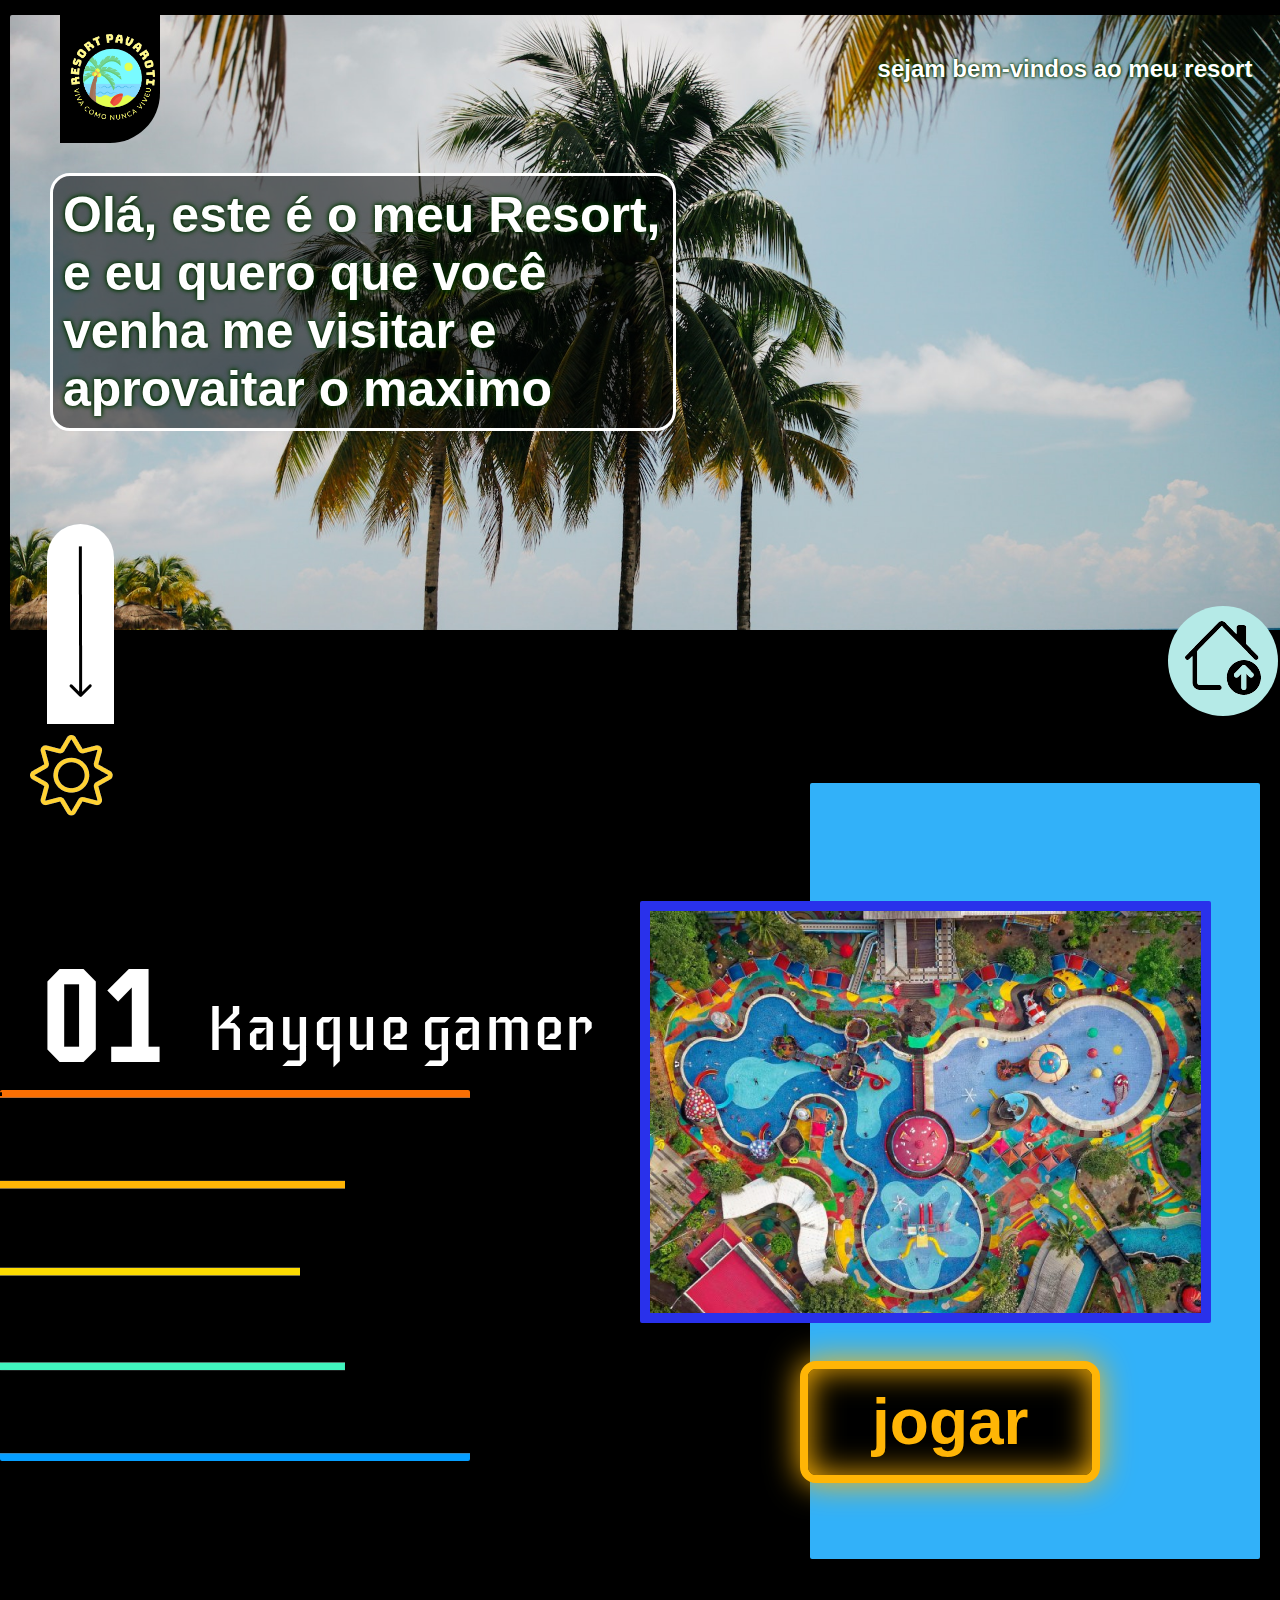
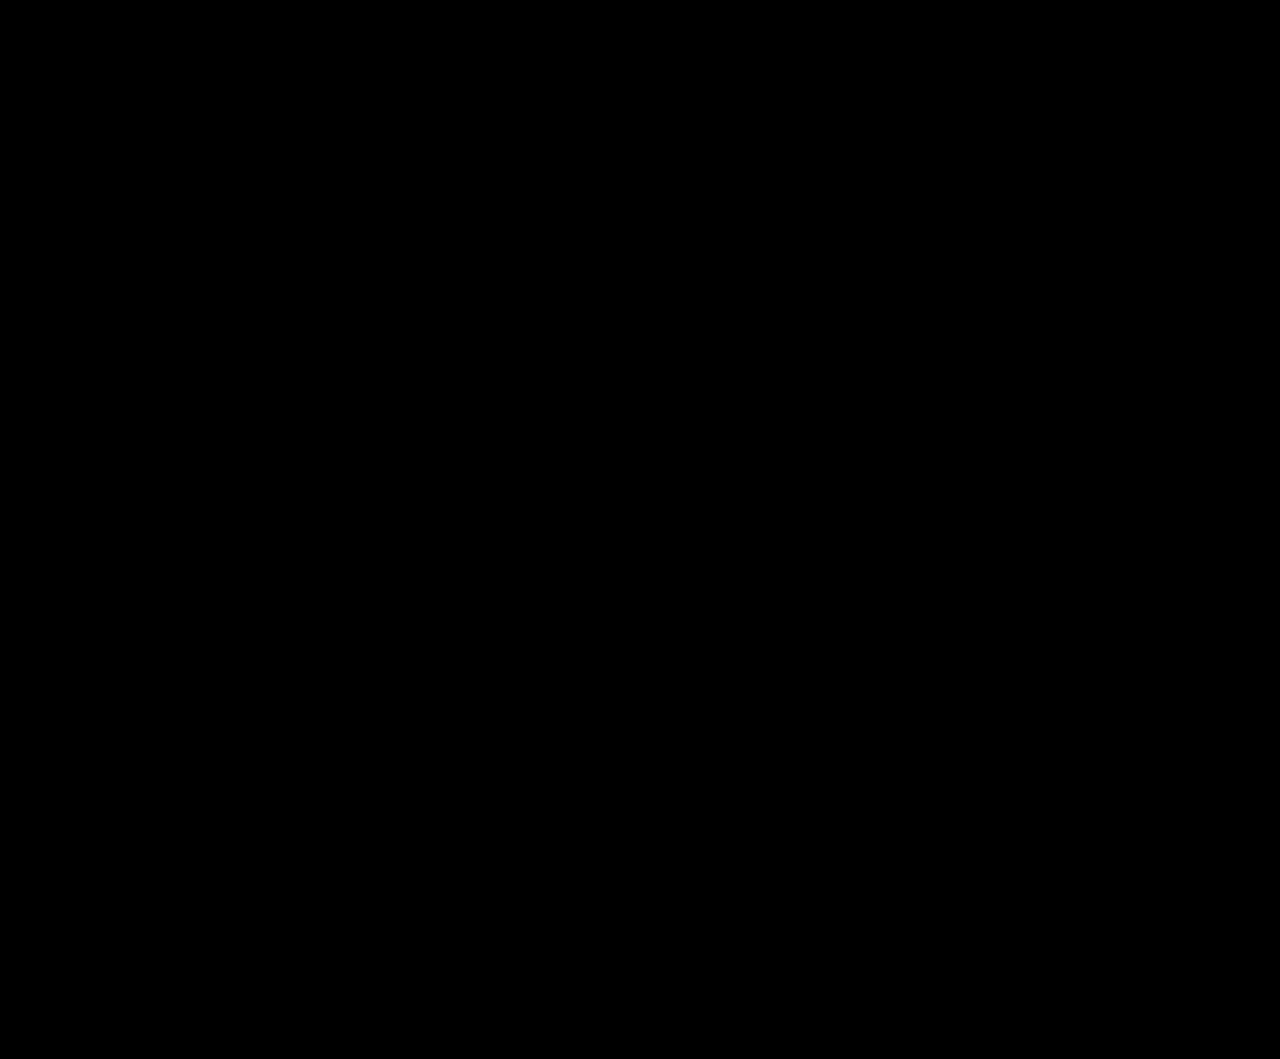
<file: _main2/index.html>
<!DOCTYPE html>
<html lang="pt-br">

<head>
    <meta charset="UTF-8">
    <meta name="viewport" content="width=device-width, initial-scale=1.0">
    <title>Trabalho que junta todos os outros trabalhos</title>
    <link rel="stylesheet" href="style.css">
    <!-- google fonts -->
    <link rel="preconnect" href="https://fonts.googleapis.com">
    <link rel="preconnect" href="https://fonts.gstatic.com" crossorigin>
    <link href="https://fonts.googleapis.com/css2?family=Iceberg&display=swap" rel="stylesheet">
</head>

<body>
    <section>
        <div class="main">

            <header>

                <div class="folder_logo">
                    <div class="logo">
                        <img src="img/logo.png" alt="">
                    </div>
                </div>
                <div class="h2">
                    <h2>sejam bem-vindos ao meu resort</h2>
                </div>
            </header>
            
                <div class="texto">
                    <h1>Olá, este é o meu Resort, e eu quero que você venha me visitar e aprovaitar o maximo</h1>
                </div>
                <div class="final">
                    <div class="seta">
                        <img src="./img/Arrow 1.png" alt="">
                    </div>
                    <div class="redes">
                        <img class="casinha" src="./img/casinha.png" alt="">
                    </div>
                </div>  
        </div>
    </section>
    <section class="parte2">

        <div class="icon">
            <img src="./img/sol.png" alt="">
        </div>
        <div class="container">
            <div id="fundo1">
                <div class="nomes">
                    <h1>01</h2> <p>Kayque gamer</p>
                </div>
            </div>
            
            <div class="tracos">
                <img src="./img/tracos.png" alt="">
            </div>
            <div id="fundo2">
                <a class="neon" href="#">jogar</a>
            </div>
            <div id="fundo3">
                
            </div>
            <div class="link">
                
            </div>    
        </div>
    </section>
</body>

</html>
</file>
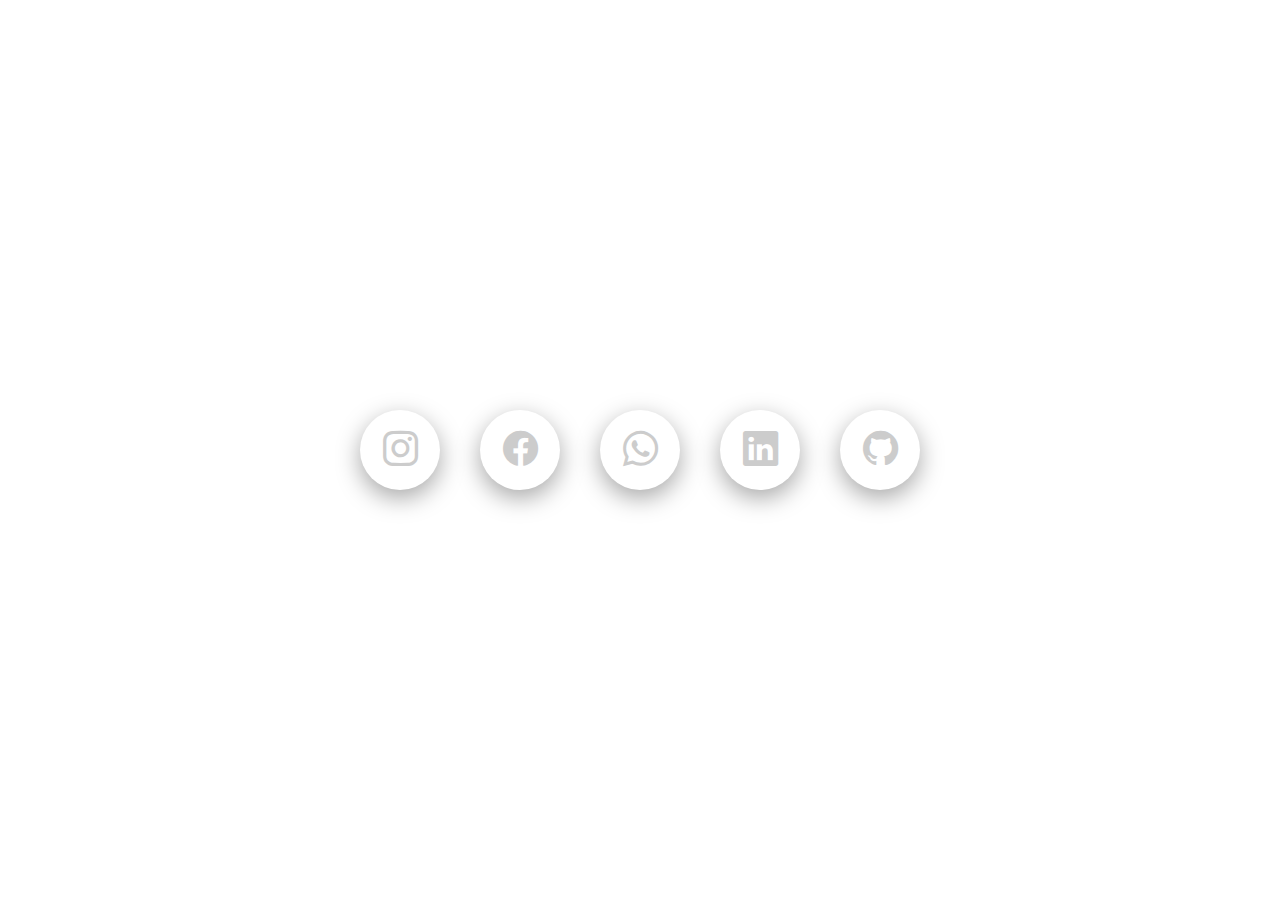
<file: links-animados/index.html>
<!DOCTYPE html>
<html lang="pt-br">
    <head>
        <meta charset="UTF-8">
        <meta name="viewport" content="width=device-width, initial-scale=1.0">
        <title>floresta</title>
        <link rel="stylesheet" href="style.css">

        <link rel="stylesheet" href="https://cdn.jsdelivr.net/npm/bootstrap-icons@1.11.3/font/bootstrap-icons.min.css">


    </head>
    <body>

        <div class="centro">
            <ul>
                <!-- 1 -->
                <a href="">
                    <li style="--cor1: #FB3997; --cor2:#FECF12;">
                        <span class="icon"><i class="bi bi-instagram"></i></span>
                        <span class="text">Intragram</span>
                    </li>
                </a>

                 <!-- 2 -->
                <a href="">
                    <li style="--cor1: #09C5FF; --cor2:#0986FF;">
                        <span class="icon"><i class="bi bi-facebook"></i></span>
                        <span class="text">Facebook</span>
                    </li>
                </a>

                 <!-- 3 -->
                <a href="">
                    <li style="--cor1: #43FE84; --cor2:#2DBC5D;">
                        <span class="icon"><i class="bi bi-whatsapp"></i></span>
                        <span class="text">WhatsApp</span>
                    </li>
                </a>

                 <!-- 4 -->
                <a href="">
                    <li style="--cor1: #086BA4; --cor2:#003350;">
                        <span class="icon"><i class="bi bi-linkedin"></i></span>
                        <span class="text">Linkedin</span>
                    </li>
                </a>

                 <!-- 5 -->
                <a href="">
                    <li style="--cor1: #000000; --cor2:#473d3d;">
                        <span class="icon"><i class="bi bi-github"></i></span>
                        <span class="text">GitHub</span>
                    </li>
                </a>
            </ul>
        </div>
    </body>
</html>
</file>
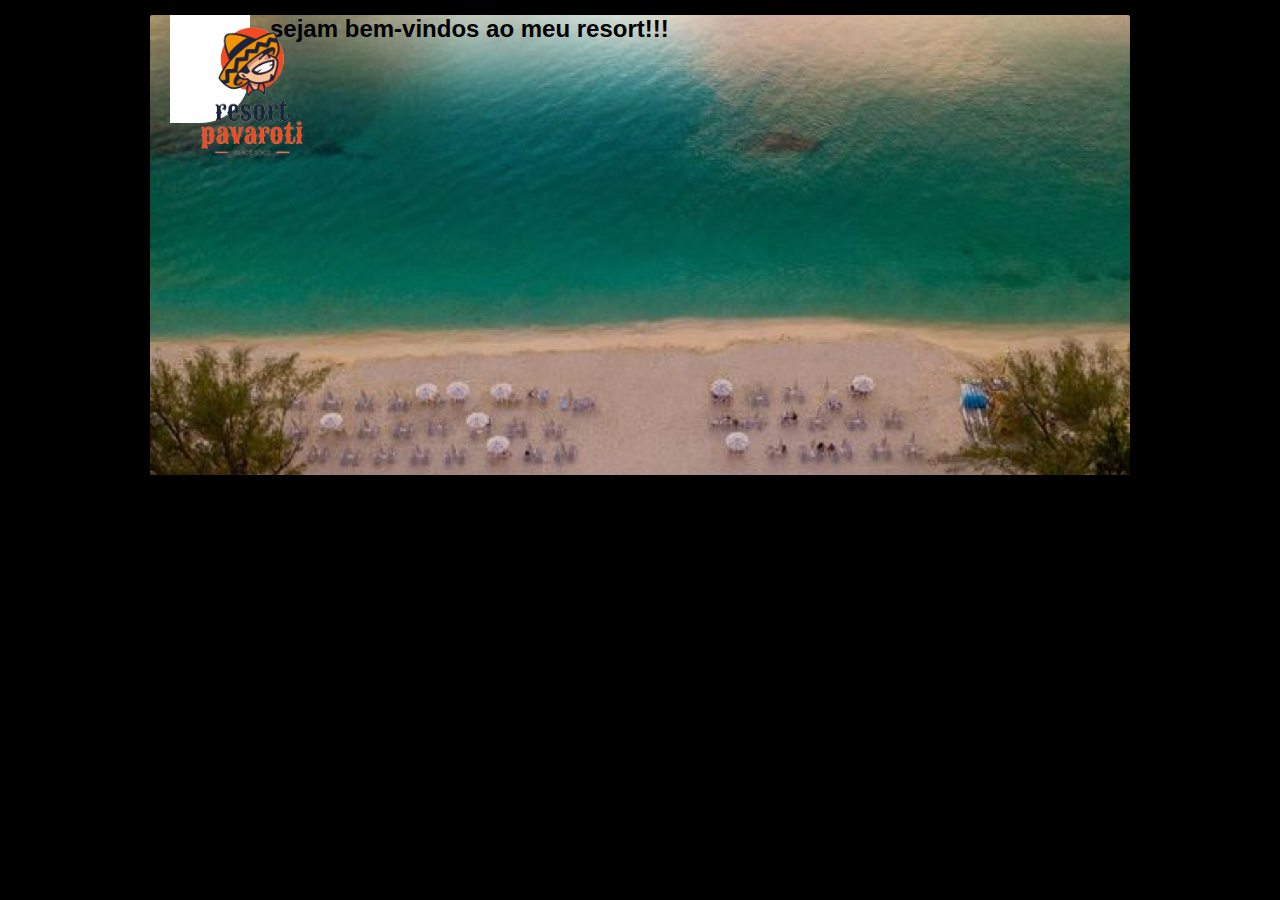
<file: main/index.html>
<!DOCTYPE html>
<html lang="pt-br">
<head>
    <meta charset="UTF-8">
    <meta name="viewport" content="width=device-width, initial-scale=1.0">
    <title>Trabalho que junta todos os outris trabalhos</title>
    <link rel="stylesheet" href="style.css">
</head>
<body>
    
    <div class="main">

        <header>

            <div class="folder_logo">
                <div class="log">
                    <img src="img/logo.svg" alt="">
                </div>
            </div>

            <h2>sejam bem-vindos ao meu resort!!!</h2>

        </header>
    </div>
    
    
    
    <!-- <div class="cabecalho">

       
        <div class="logo">
            <img  src="./img/logo.png" alt="">
        </div>
        <div class="bg">
            <img  src="./img/background.png" alt="">
        </div>
        <div class="menu">
            <p>
                sejam bem-vindos ao meu resort!!!
            </p>
        </div>
        
    </div> -->
    
    
    
</body>
</html>
</file>
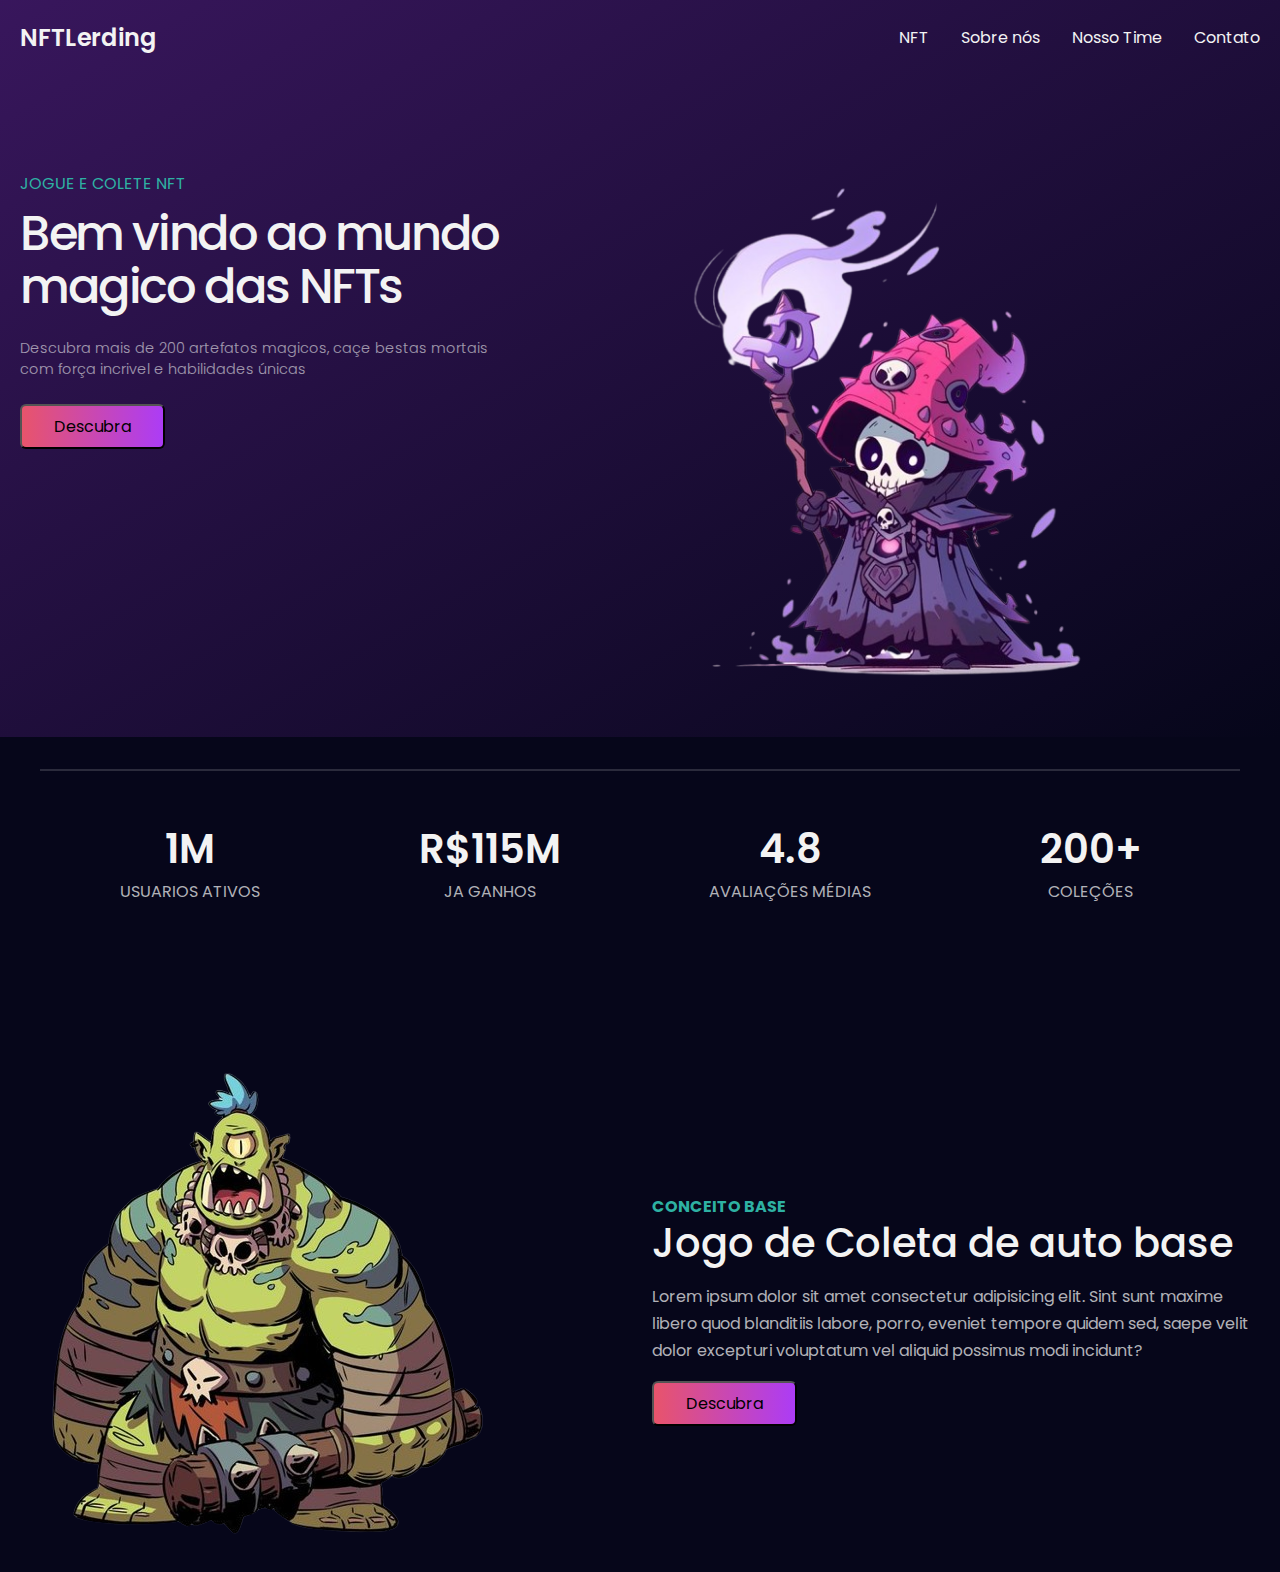
<file: portifolio2/index.html>
<!DOCTYPE html>
<html lang="pt-br">
<head>
    <meta charset="UTF-8">
    <meta name="viewport" content="width=device-width, initial-scale=1.0">
    <title>NFT</title>
    <link rel="stylesheet" href="./slytes/style.css">
    <link rel="stylesheet" href="./slytes/components/header.css">
    <link rel="stylesheet" href="./slytes/components/hero.css">
    <link rel="stylesheet" href="./slytes/components/info.css">

    <!-- font poppins -->
    <link rel="preconnect" href="https://fonts.googleapis.com">
    <link rel="preconnect" href="https://fonts.gstatic.com" crossorigin>
    <link href="https://fonts.googleapis.com/css2?family=Poppins:ital,wght@0,100;0,200;0,300;0,400;0,500;0,600;0,700;0,800;0,900;1,100;1,200;1,300;1,400;1,500;1,600;1,700;1,800;1,900&display=swap" rel="stylesheet">
</head>
<body>
    <div class="bg">
        <header class="header">
            <span class="header__Logo">NFTLerding</span>
            <nav class="header__nav">
                <ul class="nav__ul">
                    <li class="nav__li"><a class="nav__a">NFT</a></li>
                    <li class="nav__li"><a class="nav__a">Sobre nós</a></li>
                    <li class="nav__li"><a class="nav__a">Nosso Time</a></li>
                    <li class="nav__li"><a class="nav__a">Contato</a></li>
                </ul>
            </nav>
            <button class="header__icon-btn">
                <svg xmlns="http://www.w3.org/2000/svg" fill="none" viewBox="0 0 24 24" stroke-width="1.5" stroke="currentColor" class="header__icon">
                    <path stroke-linecap="round" stroke-linejoin="round" d="M3.75 6.75h16.5M3.75 12h16.5m-16.5 5.25h16.5" />
                  </svg>
                  
            </button>
            
        </header>
        <section class="hero">
             <div class="hero__left">
                <span class="hero__up-text">Jogue e colete NFT</span>

                <h1 class="hero__title">Bem vindo ao mundo magico das NFTs</h1>

                <h2 class="hero__description">Descubra mais de 200 artefatos magicos, caçe bestas mortais com força incrivel e habilidades únicas</h2>
                <button class="hero__btn">Descubra</button>
             </div>
             <div class="hero__right">
                    <img class="hero__img" src="./img/nft__logo.png" alt="logo">
             </div>
        </section>
    </div>
    <section class="info">
        <div class="line"></div>
        <div class="itens-wrapper">
            <div class="item">
                <div class="item__tittle">1M</div>
                <div class="item__description">Usuarios ativos</div>
            </div>
            <div class="item">
                <div class="item__tittle">R$115M</div>
                <div class="item__description">Ja Ganhos</div>
            </div>
            <div class="item">
                <div class="item__tittle">4.8</div>
                <div class="item__description">Avaliações médias</div>
            </div>
            <div class="item">
                <div class="item__tittle">200+</div>
                <div class="item__description">Coleções</div>
            </div>
        </div>
    </section>
    <div class="info-wrapper">
        <div class="info__left">
            <img src="./img/ciclope.png" alt="imagem galera">
        </div>
        <div class="info__right">
            <span class="section__up-text">Conceito Base</span>

                <h1 class="section__title">Jogo de Coleta de auto base</h1>

                <h2 class="section__description">Lorem ipsum dolor sit amet consectetur adipisicing elit. Sint sunt maxime libero quod blanditiis labore, porro, eveniet tempore quidem sed, saepe velit dolor excepturi voluptatum vel aliquid possimus modi incidunt?</h2>
                <button class="section__btn">Descubra</button>
        </div>
    </div>
    
</body>
</html>
</file>
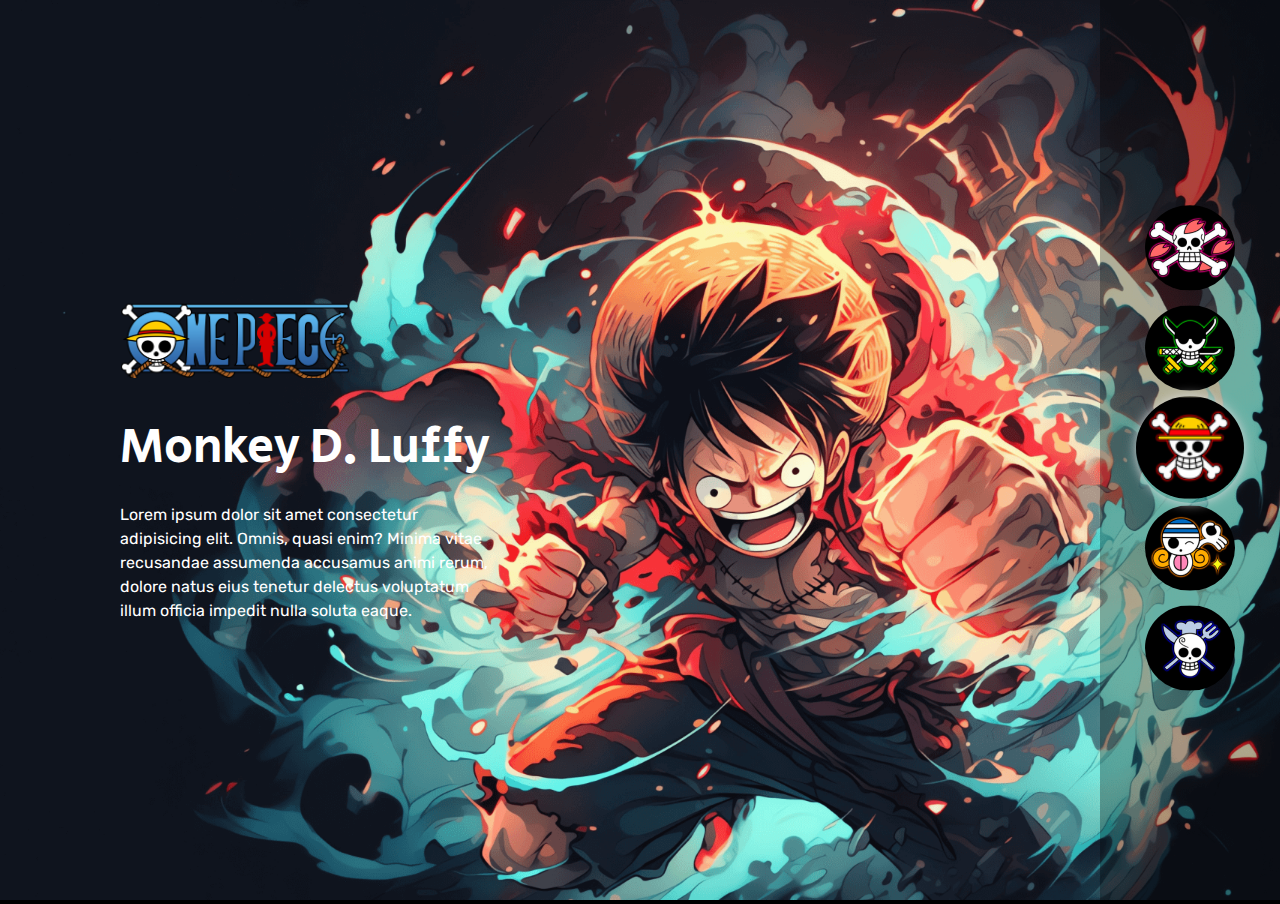
<file: site-one-piece/index.html>
<!DOCTYPE html>
<html lang="pt-BR">
    <head>
        <meta charset="UTF-8">
        <meta name="viewport" content="width=device-width, initial-scale=1.0">
        <title>One Piece</title>
        <link rel="preconnect" href="https://fonts.googleapis.com">
        <link rel="preconnect" href="https://fonts.gstatic.com" crossorigin>
        <link href="https://fonts.googleapis.com/css2?family=Rubik&family=Secular+One&display=swap" rel="stylesheet">
        <link rel="stylesheet" href="./src/css/reset.css">
        <link rel="stylesheet" href="./src/css/estilos.css">
        <link rel="stylesheet" href="./src/css/responsivo.css">
    </head>
    <body>
        <main class="personagens">
            <!-- chopper -->
            <div class="personagem">

                <img class="imagem" src="./src/img/personagem-tony-chopper.png" alt="Personagem tony-chopper">

                <div class="conteudo">
                    <i class="logo"></i>
                    <h2 class="nome-personagem">Tony Chopper</h2>
                    <p class="descricao">Lorem ipsum dolor sit amet consectetur adipisicing elit. Omnis, quasi enim? Minima vitae recusandae assumenda accusamus animi rerum, dolore natus eius tenetur delectus voluptatum illum officia impedit nulla soluta eaque.</p>
                </div>
            </div>

            <!-- zoro -->
            <div class="personagem">

                <img class="imagem" src="./src/img/personagem-roronoa-zoro.png" alt="Personagem roronoa-zoro">

                <div class="conteudo">
                    <i class="logo"></i>
                    <h2 class="nome-personagem">Roronoa Zoro</h2>
                    <p class="descricao">Lorem ipsum dolor sit amet consectetur adipisicing elit. Omnis, quasi enim? Minima vitae recusandae assumenda accusamus animi rerum, dolore natus eius tenetur delectus voluptatum illum officia impedit nulla soluta eaque.</p>
                </div>
            </div>

            <!-- luffy -->
            <div class="personagem selecionado">

                <img class="imagem" src="./src/img/personagem-monkey-d-luffy.png" alt="Personagem Monkey D. Luffy">

                <div class="conteudo">
                    <i class="logo"></i>
                    <h2 class="nome-personagem">Monkey D. Luffy</h2>
                    <p class="descricao">Lorem ipsum dolor sit amet consectetur adipisicing elit. Omnis, quasi enim? Minima vitae recusandae assumenda accusamus animi rerum, dolore natus eius tenetur delectus voluptatum illum officia impedit nulla soluta eaque.</p>
                </div>
            </div>

            <!-- nami -->
            <div class="personagem">

                <img class="imagem" src="./src/img/personagem-nami.png" alt="Personagem Nami">

                <div class="conteudo">
                    <i class="logo"></i>
                    <h2 class="nome-personagem">Nami</h2>
                    <p class="descricao">Lorem ipsum dolor sit amet consectetur adipisicing elit. Omnis, quasi enim? Minima vitae recusandae assumenda accusamus animi rerum, dolore natus eius tenetur delectus voluptatum illum officia impedit nulla soluta eaque.</p>
                </div>
            </div>

            <!-- sanji -->
            <div class="personagem">

                <img class="imagem" src="./src/img/personagem-sanji.png" alt="Personagem sanji">

                <div class="conteudo">
                    <i class="logo"></i>
                    <h2 class="nome-personagem">Sanji</h2>
                    <p class="descricao">Lorem ipsum dolor sit amet consectetur adipisicing elit. Omnis, quasi enim? Minima vitae recusandae assumenda accusamus animi rerum, dolore natus eius tenetur delectus voluptatum illum officia impedit nulla soluta eaque.</p>
                </div>
            </div>
        </main>
        <ul class="botoes">
            <!-- chopper -->
            <li>
                <button class="botao" id="chopper">
                    <img src="./src/img/tripulacao-chopper.png" alt="chopper">
                </button>
            </li>
            <!-- zoro -->
            <li>
                <button class="botao">
                    <img src="./src/img/tripulacao-zoro.png" alt="zoro">
                </button>
            </li>
            <!-- luffy -->
            <li>
                <button class="botao selecionado">
                    <img src="./src/img/tripulacao-luffy.png" alt="luffy">
                </button>
            </li>
            <!-- nami -->
            <li>
                <button class="botao">
                    <img src="./src/img/tripulacao-nami.png" alt="nami">
                </button>
            </li>
            <!-- sanji -->
            <li>
                <button class="botao">
                    <img src="./src/img/tripulacao-sanji.png" alt="sanji">
                </button>
            </li>
        </ul>
        <script src="./src/js/index.js"></script>
    </body>
</html>
</file>
<file: _main2/style.css>
*{
    margin: 0;
    padding: 0;
    font-family: Arial, sans-serif;
    border-radius: 2px;
}
body{
    background-color: #000;
}
header{
display: flex;
justify-content: space-around;
}
section{
    max-height: 100vh;
}
.main{
    background-image: url(img/background.jpg);
    background-size: cover;
    background-repeat: no-repeat;
    width: 1280px;
     height: 515px; 
    padding-bottom: 100px;
    margin: 15px 10px;
}
.folder_logo{
    background-color: #000;
    width: 100px;
    height: 128px;
    border-radius: 0 0 50px 0;
    z-index: 1;
    margin: 0 25px;
   
}
.h2{
    z-index: 4;
    color: #fff;
    text-align: center;
    margin-top: 40px;
    margin-left: 630px;
    width: 400px;
    text-shadow: 0.0.0.2em black ,0.0.0.2em green;
     /* efeito do houver */
     cursor: default;
     display: inline-block;
     position: relative;
}

.h2 ::before{
    content: "";
    background-color: #34524e;
    border-radius: 50px 0 50px 0;
    
    display: block;
    position: absolute;
    inset: 0;
    z-index: -1;
    transition: transform 300ms ease;
    transform-origin: right;
    transform: scaleX(0);
}
.h2 :hover::before{
    transform: scaleX(1);
}
.logo img{
    margin-top: 5px;
    width: 105px;
    height: 105px;
    z-index: 2;
}
.texto{
    font-size: 25px;
    margin-top: 30px;
    margin-left: 40px;
    width: 600px;
    padding: 10px;
    color: #fff;
    text-shadow: 0.0.0.2em black ,0.0.0.2em green;
    /* parte de animação */
    border: #ffffff solid 3px;
    border-radius: 20px;
    background-color: rgba(0, 0, 0, 0.5);
}

.final{
    display: flex;
    justify-content: space-around;
}
.redes{
   background-color: #B5EAE7;
   max-width: 200px;
   width: 110px;
   height: 110px;
   border-radius: 50%;
   margin-top: 175px;
   margin-right:-25px;
   /* margin-left: 1155px; */
   z-index: 5;
}
.casinha{
    margin-top: 15px;
    margin-left: 17px;
}
.seta{
    background-color: #fff;
    margin-top: 93px;
    margin-right: 980px;
    width: 67px;
    height: 200px;
    border-radius: 50px 50px 0 0;
    z-index: 6;
}
.seta img{
    margin-top: 22px;
    margin-left: 22px;
}
 /* Parte 2 */
.parte2{
    margin-top: 50px;
}
 .icon{
    margin-top: 20px;
    margin-left: 30px;
    width: 80px ;
    height:80px ;

 }
 .icon img{
    margin-top: 55px;
 }
 #fundo1, #fundo2, #fundo3{
    position: relative;

 }

 #fundo1{
    width: 300px;
    height: 300px;
    z-index: 9;
 }
 .nomes{
    display: flex;
  
 }
 .nomes h1{
    font-family: 'Iceberg', cursive;
    color: #fff;
    font-size: 128px;
    margin: 150px 40px;
 }
 .nomes p{
    font-family: 'Iceberg', cursive;
    color: #fff;
    font-size: 64px;
    margin-top: 200px;
 }
 .tracos{
    top: -300px;
    width: 430px;
    height: 371px;
    z-index: 10;
 }
 #fundo1{
    margin-top: 30px;
    width: 700px;
    z-index: 15;
 }
 #fundo2{
    background-image: url(./img/jogo.png);
    left: 640px;
    top: -560px;
    width:551px ;
    height: 402px;
    border: #2931EB solid 10px;
    z-index: 8;
 }
 #fundo3{
    background-color:#32B1F9;
    left: 810px;
    top: -1100px;
    width: 450px;
    height: 776px;
    z-index: 7;
 }

 /* link  */


 .neon{
    font-size: 64px;
    font-weight: 700;
    margin-top: 450px;
    margin-left:150px;
    background-color: #000;
    text-decoration: none;
    display: inline-block;
    color: #FFB506;
    padding: 16px 64px;
    border: #FFB506 8px solid;
    border-radius: 16px;

    /* sombra */
    box-shadow: inset 0 0 32px 0 #FFB506, 0 0 32px 0 #FFB506;
    text-shadow: 0 0 8px hsl(0, 0%, 100% / 0.3), 0 0 32px;
    position: relative;
    z-index: 16;
 }
 /* reflexo do botão */
 .neon ::before {
    content: "";
    position:absolute ;
    top: 120%;
    left: 0;
    background-color: #FFB506;

    width: 100%;
    height: 100%;
    transform: perspective(64px) rolateX(40deg)scale(1,0.35);
    filter: blur(64px);
    opacity: 0.7;
    pointer-events: none;
 }
 .neon::after{
    content: "";
    position: absolute;
    top: 0;
    bottom: 0;
    left: 0;
    right: 0;
    box-shadow: 0 0 128px 32px #FFB506;
    opacity: 0;
    background-color: #FFB506;
    z-index: -1;
    transition: opacity 100ms linear;
 }
 .neon:hover::before,
 .neon:hover::after{
    opacity: 1;
 }
 .neon:hover{
    color: #000000;
    text-shadow: none;
 }

/* cor rosa #f1b */
/* cor azul  #2931EB*/
/* cor amarelo ou laranja #FFB506 */
</file>
<file: links-animados/style.css>
*{
    margin: 0px;
    padding: 0px;
    box-sizing: border-box;
    font-family: Arial, Helvetica, sans-serif;
}
body{
    height: 100vh;
    display: flex;
    align-items: center;
    justify-content: center;
}
ul{
    list-style-type: none;
    display: flex;
    position: relative;
    gap: 40px;
}
ul li{
    width: 80px;
    height: 80px;
    background-color: #fff;
    box-shadow: 0 8px 25px #00000059;
    border-radius: 60px;
    display: flex;
    align-items: center;
    justify-content: center;
    position: relative;
    transition: .2s;
}
ul li:hover{
    width: 210px;
}
ul li span{
   position: absolute;
}
.icon{
    color:#ccc;
    font-size: 2.2em;
    transform: .2s;
    transition-delay: .1s;
}
.text{
    color: #fff;
    font-size: 20px;
    transform: scale(0);
    transition: .2s;
    
}
ul li:hover .text{
    transform: scale(1);
}
ul li:hover .icon{
    transform: scale(0);
}

ul li::before{
    content: '';
    position: absolute;
    background-image: linear-gradient(45deg, var(--cor1), var(--cor2));
    inset: 0;
    opacity: 0;
    border-radius: 60px;
}
ul li:hover::before{
    opacity: 1;
}
</file>
<file: main/style.css>
*{
    margin: 0;
    padding: 0;
    font-family: Arial, sans-serif;
    border-radius: 2px;
}
body{
    background-color: #000;
}

header{

    display: flex;
}

.main{

    background-image: url(img/background.png);
    background-size: cover;
    background-repeat: no-repeat;

    width: 980px;
    height: 460px;

    margin: 15px auto;
}

.folder_logo{

    background-color: #fff;
    width: 80px;
    height: 108px;

    border-radius: 0 0 50px 0;

    z-index: 1;

    margin: 0 20px;
}

.logo img{
    
    width: 10px;
    height: 10px;

    z-index: 2;
}
/* .logo{
    position: absolute;
    z-index: 2;
    margin-left: 30px;
}
.logo img{
    width: 140px;
    margin-left: 30px;
}
.bg{
    position: relative;
}
.bg img{
    max-width: 97.8%;
    margin: 10px;
    padding-top: 7px;
}

.menu p{
    top: 500px;
    color: wheat;
    float: right;
    
} */
</file>
<file: portifolio2/slytes/style.css>
*,*::before,*::after {
    box-sizing: border-box;
}

* {
    margin: 0;
    padding: 0;
    font: inherit;
}

body{
    min-height: 100vh;
    background-color: #06061a;
    color: #f3f3f3;
    font-family: "Poppins", sans-serif;
}

img{
    max-width: 100%;
}
</file>
<file: portifolio2/slytes/components/header.css>
.header{
    display: flex;
    justify-content: space-between;
    align-items: center;
    padding-inline: 1.25rem ;
    padding-block: 1.25rem;
    max-width: 1300px;
    margin-inline: auto;
}
.header__Logo{
    font-size: 1.5rem;
    font-weight: 600;
}
.nav__ul{
    list-style: none;
    display: flex;
    gap: 2rem;
}
.nav__a{
    color: inherit;
    text-decoration: none;
}

.header__icon-btn{
    display: none;
    background-color: transparent !important;
    border: none;
    color: #f3f3f3;
    cursor: pointer;
}

.header__icon{
    width: 1.75rem;
    height: 1.75rem;
    
}

@media  (width < 768px ) {
    .header__nav{
        display: none;
    }
    .header__icon-btn{
        display: block;
    }
}
</file>
<file: portifolio2/slytes/components/hero.css>
.bg {
    background: linear-gradient(150deg, rgba(172, 60, 246,0.3), #06061a);
}

.hero{
    display: flex;
    padding-inline: 1.25rem;
    padding-top: 6rem;
    max-width: 1280px;
    margin-inline: auto;
    gap: 5rem;
}

.hero__left{
    flex: 1;
}

.hero__right{
    flex: 1;
    align-items: center;
}

.hero__up-text{
    color: #2eb1a3;
    text-transform: uppercase;
    font-family: 600;
}

.hero__title{
    font-size: 3rem;
    line-height: 1.1;
    font-weight: 500;
    letter-spacing: -0.05em;
    margin-top: 0.75rem;
}

.hero__description{
    font-size: 0.9rem;
    opacity: 0.6;
    font-weight: 300;
    line-height: calc(len + 0.5em);
    margin-block: 1.5rem;
    max-width: 55ch;
}

.hero__btn{
    background: linear-gradient(to right, #e8546b, #ac3cf6);
    padding: 0.5em 2em;
    border-radius: 6px;
}

/* hero right */

.hero__img {
    /* transform: rotate(15deg); */
    max-width: 420px;
}

@media  (width < 1024px ) {
   .hero{
    flex-direction: column;
    align-items: center;
    gap: 2rem;
   }
   .hero__title{
    max-width: 20ch;
   }
   .hero__img{
    width: 100%;
    max-width: 350px;
    margin-inline: auto !important;
   }
}
@media  (width < 475px ){
    .hero__title{
        font-size: 2.5rem;
    }
}
</file>
<file: portifolio2/slytes/components/info.css>
.info{
    padding-top: 2rem;
    max-width: 1200px;
    margin-inline: auto;
}

.line{
    width: 100%;
    height: 2px;
    background-color: rgba(255, 255, 255, 0.15);
}

.itens-wrapper{
    margin-top: 3rem;
    display: flex;
    flex-wrap: wrap;
}

.item{
    flex :1;
    margin-inline: 1.25rem;
    min-width: 150px;
    margin-bottom: 9rem;
}

.item__tittle{
    font-size: 2.5rem;
    font-weight: 600;
    text-align: center;

}

.item__description{
    color: rgba(255, 255, 255,0.7);
    text-transform: uppercase;
    text-align: center;
}

/* info wrapper */

.info-wrapper{
    display: flex;
    align-items: center;
    padding-inline: 1.25rem;
    gap: 1.5rem;
}
.info__left{
    flex: 1;
}
.info__right{
    flex: 1;
    align-self: center;
}
.section__up-text{
    color: #2eb1a3;
    text-transform: uppercase;
    font-weight: 700;
}
.section__title{
    font-size: 2.5rem;
    line-height: 1.2;
    font-weight: 500;
}

.section__description{
    color: rgba(255, 255, 255, 0.7);
    line-height: calc(1em + 0.7rem);
    margin-block: 1rem;
    max-width: 60ch;
}
.section__btn{
    background: linear-gradient(to right, #e8546b, #ac3cf6);
    padding: 0.5em 2em;
    border-radius: 6px;
}
</file>
<file: site-one-piece/src/css/estilos.css>
body{
    background-color: #000;
    overflow: hidden;
}
main::after{
    content: "";
    position: fixed;
    top: 0;
    left: 0;
    min-height: 100vh;
    max-width: 80vw;
    background: linear-gradient(-233deg, #000 40%, rgba(0, 0, 0, 0) 65%) no-repeat;
}
.personagem{
    display: none;
    height: 100vh;
}
.personagem.selecionado{
    display: block;
}
main .personagem .imagem{
    width: 100%;
    height: 100%;
    object-fit: cover;
}
/* parte do texto e descrição dos personagens */
.conteudo{
    position: absolute;
    top: 0;
    left: 120px;

    display: flex;
    flex-direction: column;
    justify-content:center ;
    min-height: 100vh;
    max-width: 380px;
    z-index: 1;
}
.conteudo .nome-personagem{
    color: #fff;
    font-size: 48px;
    font-family: "Secular One";
    font-weight: 400;
    margin-bottom: 20px;
}
.conteudo .descricao{
    color: #fff;
    font-family: "Rubik";
    font-size: 16px;
    line-height: 24px;
}
.conteudo .logo{
    background-image: url("../img/one-piece-logo.png");
    height: 100px;
    width: 230px;
    background-size: cover;
    margin-bottom: 35px;
}
.botoes{
    position: fixed;
    top: 0;
    right: 0;
    display: flex;
    flex-direction: column;
    min-height: 100vh;
    justify-content: center;
    align-items: center;
    gap: 10px;
   width: 180px;
   background-color: rgba(0, 0, 0, 0.3);
}
.botoes .botao{
    border: none;
    background: none;
    cursor: pointer;
    border-radius: 50%;
}
.botoes .botao img{
    border-radius: 50%;
}
.botoes .botao.selecionado{
    transform: scale(1.2);
    box-shadow: 0 0 10px #D9D9D9;
}
</file>
<file: site-one-piece/src/css/responsivo.css>
@media ( max-width: 769px){
    main::after{
        background: linear-gradient(0deg, #000 40%, rgba(0, 0, 0, 0) 65%) no-repeat;
        width: 100wh;
    }
    main .personagem .imagem{
        height: 85%;
    }
    .conteudo{
        justify-content: flex-end;
        left: 0;
        top: -20;
        max-width: 100wh;
        padding: 30px;
    }
    .conteudo .nome-personagem{
        font-size: 36px;
    }
    .conteudo .descricao{
        max-width: 500px;
    }
    .botoes{
        flex-direction: row;
        align-items: flex-end;
        width: 100%;
        padding: 30px;
    }
    .botoes .botao img{
        max-width: 60px;
    }
}
@media ( max-width: 425px){
    main .personagem .imagem{
        height: auto;
    }
    .conteudo .logo{
        width: 170px;
        height: 75px;
    }
    .conteudo{
        top: -30%;
    }
    .conteudo .nome-personagem{
        font-size: 24px;
    }
    .botoes{
        padding: 20px;
        top: -20%;
    }
    .botoes .botao img{
        max-width: 50px;
    }
}
</file>
